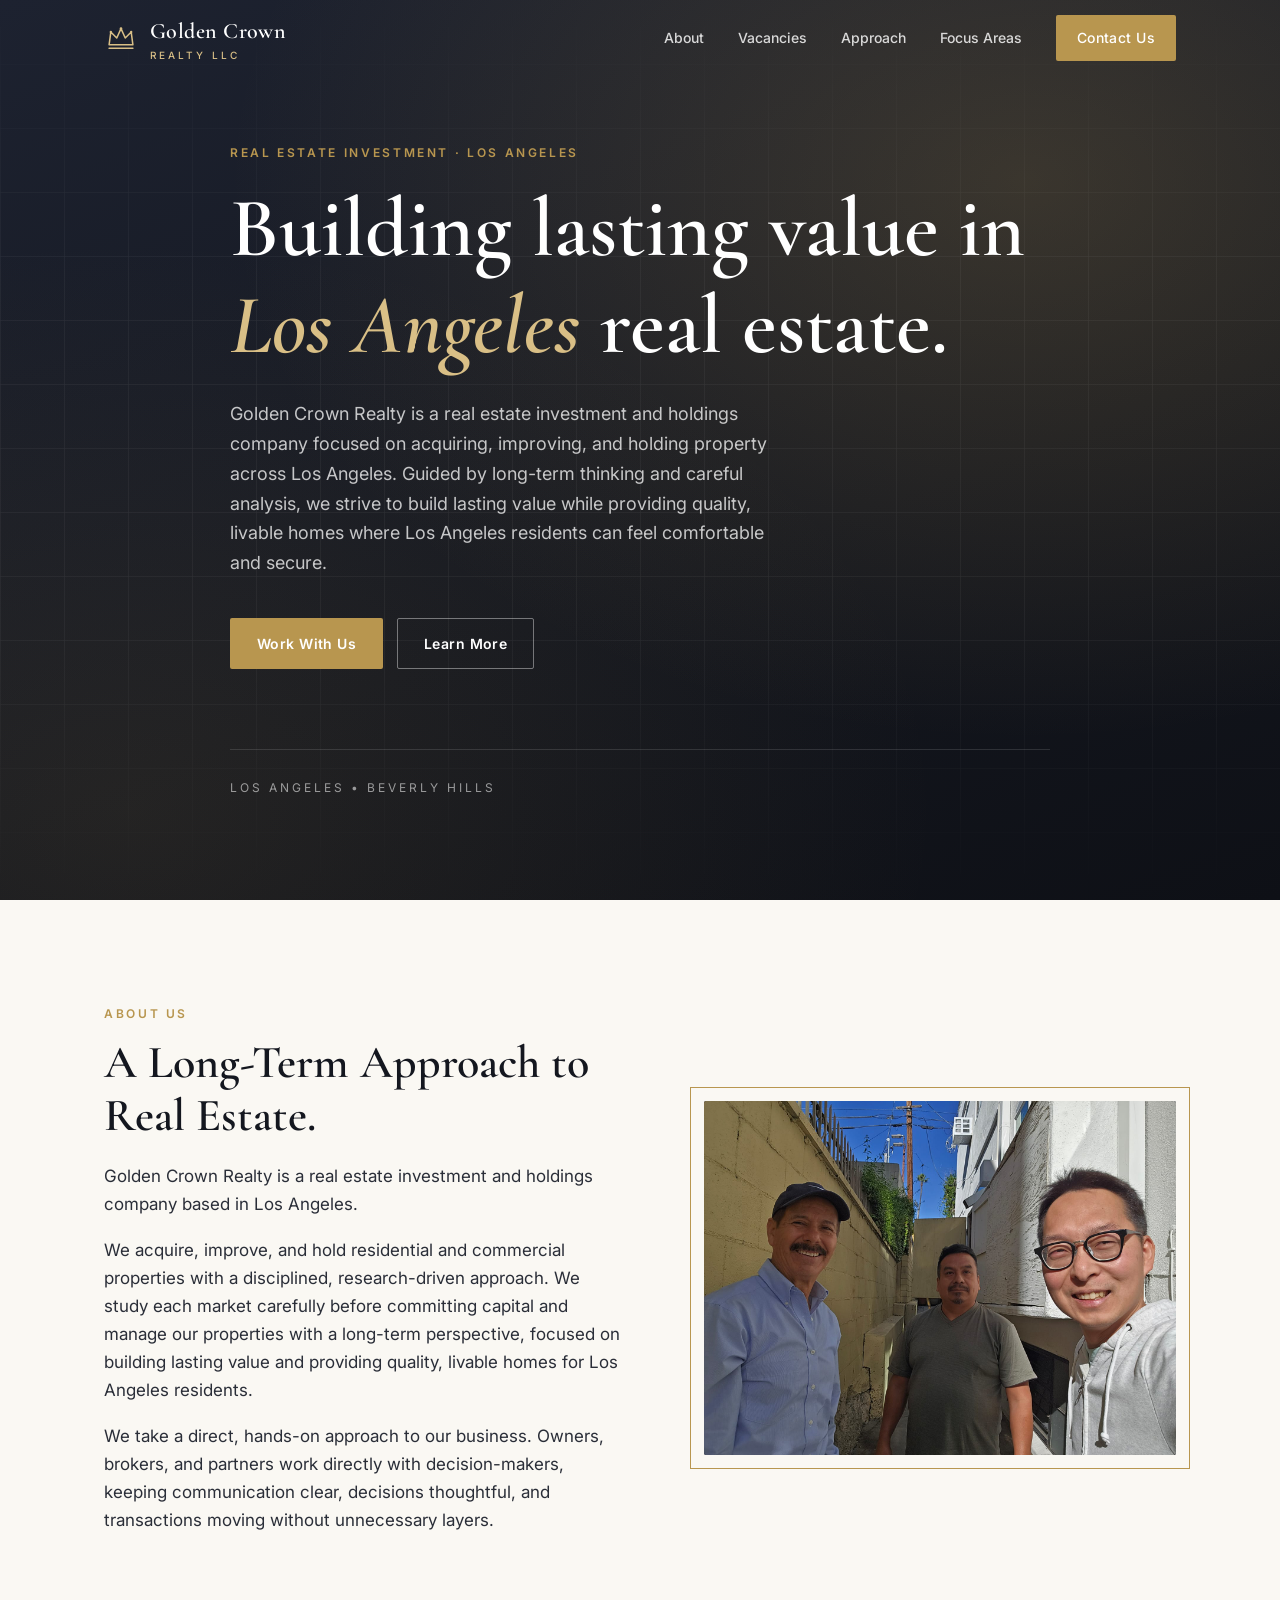
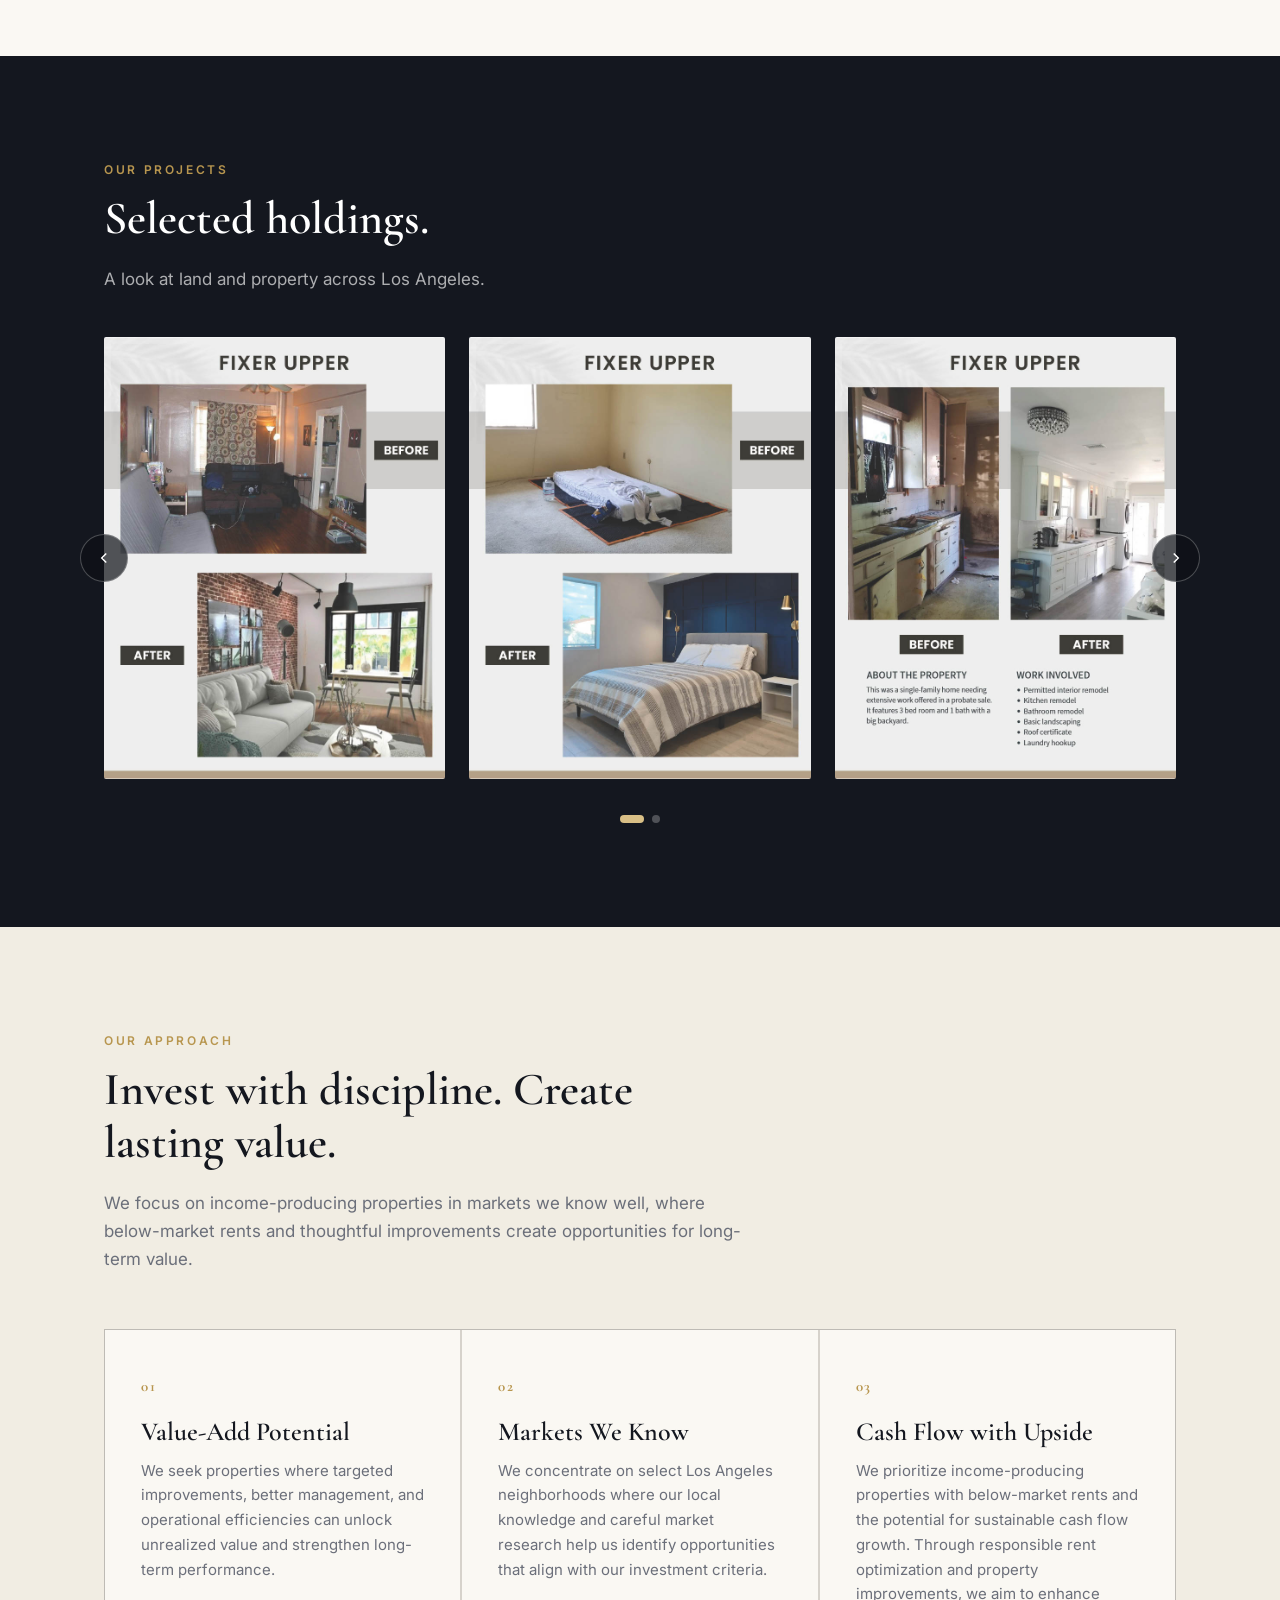
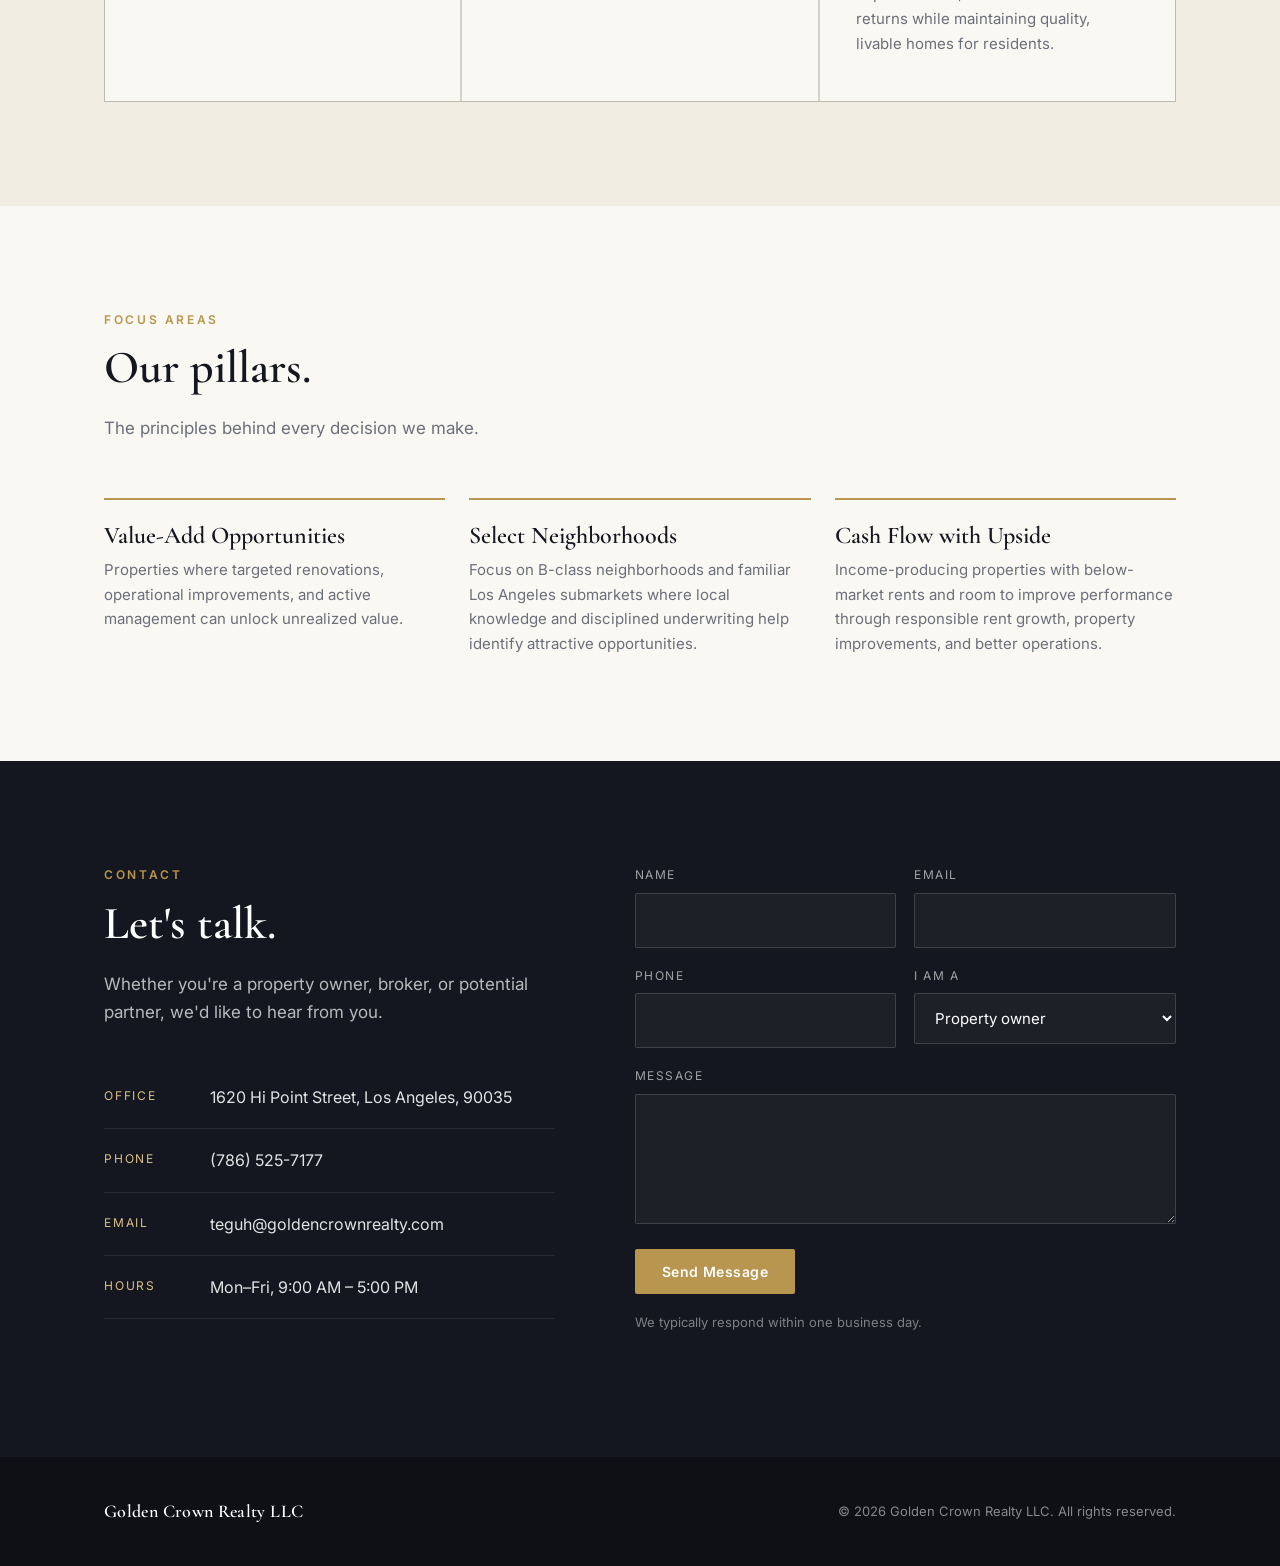
<file: index.html>
<!doctype html>
<html lang="en">
<head>
<meta charset="utf-8">
<meta name="viewport" content="width=device-width, initial-scale=1">
<title>Golden Crown Realty | Los Angeles Real Estate Investment</title>
<meta name="description" content="Golden Crown Realty LLC is a family-owned real estate investment and holdings company focused on Los Angeles land and property.">
<link rel="preconnect" href="https://fonts.googleapis.com">
<link rel="preconnect" href="https://fonts.gstatic.com" crossorigin>
<link href="https://fonts.googleapis.com/css2?family=Cormorant+Garamond:wght@500;600;700&family=Inter:wght@400;500;600&display=swap" rel="stylesheet">
<link rel="stylesheet" href="styles.css">
<link rel="icon" href="favicon.ico" sizes="any">
<link rel="icon" href="favicon.svg" type="image/svg+xml">
<link rel="apple-touch-icon" href="apple-touch-icon.png">
</head>
<body>

<!-- ================= HEADER ================= -->
<header id="top">
  <div class="wrap nav">
    <a href="#top" class="brand" aria-label="Golden Crown Realty home">
      <!-- Placeholder crown mark. Replace with the real logo (e.g. <img src="images/logo.svg">) -->
      <svg viewBox="0 0 40 40" fill="none" aria-hidden="true">
        <path d="M6 28 L8 13 L15 20 L20 9 L25 20 L32 13 L34 28 Z" stroke="#d9bf86" stroke-width="1.8" stroke-linejoin="round"/>
        <path d="M6 32 H34" stroke="#d9bf86" stroke-width="1.8" stroke-linecap="round"/>
        <circle cx="20" cy="9" r="1.6" fill="#d9bf86"/><circle cx="8" cy="13" r="1.4" fill="#d9bf86"/><circle cx="32" cy="13" r="1.4" fill="#d9bf86"/>
      </svg>
      <div class="brand-name">Golden Crown<span>Realty LLC</span></div>
    </a>
    <button class="menu-toggle" aria-label="Open menu" aria-expanded="false">
      <svg width="26" height="26" viewBox="0 0 24 24" fill="none" stroke="currentColor" stroke-width="1.8"><path d="M4 7h16M4 12h16M4 17h16"/></svg>
    </button>
    <nav class="links">
      <a href="#about">About</a>
      <a href="vacancies.html">Vacancies</a>
      <a href="#approach">Approach</a>
      <a href="#focus">Focus Areas</a>
      <a href="#contact" class="btn btn-gold">Contact Us</a>
    </nav>
  </div>
</header>

<!-- ================= HERO ================= -->
<section class="hero">
  <div class="hero-grid"></div>
  <div class="wrap">
    <div class="eyebrow">Real Estate Investment &middot; Los Angeles</div>
    <h1>Building lasting value in <em>Los Angeles</em> real estate.</h1>
    <p>Golden Crown Realty is a real estate investment and holdings company focused on acquiring, improving, and holding property across Los Angeles. Guided by long-term thinking and careful analysis, we strive to build lasting value while providing quality, 
      livable homes where Los Angeles residents can feel comfortable and secure.</p>
    <div class="hero-ctas">
      <a href="#contact" class="btn btn-gold">Work With Us</a>
      <a href="#about" class="btn btn-ghost">Learn More</a>
    </div>
    <div class="hero-areas">Los Angeles &bull; Beverly Hills</div>
  </div>
</section>

<!-- ================= ABOUT ================= -->
<section id="about">
  <div class="wrap about-grid">
    <div class="about-text reveal">
      <div class="eyebrow">About Us</div>
      <h2>A Long-Term Approach to Real Estate.</h2>
      <p>Golden Crown Realty is a real estate investment and holdings company based in Los Angeles.</p>
      <p>We acquire, improve, and hold residential and commercial properties with a disciplined, research-driven approach. We study each market carefully before committing capital and manage our properties with 
        a long-term perspective, focused on building lasting value and providing quality, livable homes for Los Angeles residents.</p>
      <p>We take a direct, hands-on approach to our business. Owners, brokers, and partners work directly with decision-makers, keeping communication clear, decisions thoughtful, and transactions moving without unnecessary layers.</p>
    </div>
    <div class="about-visual reveal"><img src="about_pic.jpg" alt="Golden Crown Realty About"></div>
  </div>
</section>

<!-- ================= PROJECTS CAROUSEL ================= -->
<!-- Photos only. Copy one <div class="proj-card"> block per photo, then uncomment its <img> line. -->
<section id="projects" class="projects">
  <div class="wrap">
    <div class="proj-head reveal">
      <div class="eyebrow">Our Projects</div>
      <h2>Selected holdings.</h2>
      <p>A look at land and property across Los Angeles.</p>
    </div>
    <div class="proj-stage">
      <button class="proj-arrow prev" data-dir="-1" aria-label="Previous photo"><svg width="18" height="18" viewBox="0 0 24 24" fill="none" stroke="currentColor" stroke-width="2"><path d="M15 18l-6-6 6-6"/></svg></button>
      <div class="proj-track">
      <div class="proj-card">
        <div class="proj-img">Photo 1
          <img src="proj1.jpg" alt="Golden Crown Realty project">
        </div>
      </div>
      <div class="proj-card">
        <div class="proj-img">Photo 2
          <img src="proj2.jpg" alt="Golden Crown Realty project">
        </div>
      </div>
      <div class="proj-card">
        <div class="proj-img">Photo 3
          <img src="proj3.jpg" alt="Golden Crown Realty project">
        </div>
      </div>
      <div class="proj-card">
        <div class="proj-img">Photo 4
         <img src="proj4.jpg" alt="Golden Crown Realty project">
        </div>
      </div>
      </div>
      <button class="proj-arrow next" data-dir="1" aria-label="Next photo"><svg width="18" height="18" viewBox="0 0 24 24" fill="none" stroke="currentColor" stroke-width="2"><path d="M9 18l6-6-6-6"/></svg></button>
    </div>
    <div class="proj-dots" aria-hidden="true"></div>
  </div>
</section>

<!-- ================= APPROACH ================= -->
<section id="approach" class="approach">
  <div class="wrap">
    <div class="section-head reveal">
      <div class="eyebrow">Our Approach</div>
      <h2>Invest with discipline. Create lasting value.</h2>
      <p>We focus on income-producing properties in markets we know well, where below-market rents and thoughtful improvements create opportunities for long-term value.</p>
    </div>
    <div class="cards">
      <div class="card reveal">
        <div class="card-num">01</div>
        <h3>Value-Add Potential</h3>
        <p>We seek properties where targeted improvements, better management, and operational efficiencies can unlock unrealized value and strengthen long-term performance.</p>
      </div>
      <div class="card reveal">
        <div class="card-num">02</div>
        <h3>Markets We Know</h3>
        <p>We concentrate on select Los Angeles neighborhoods where our local knowledge and careful market research help us identify opportunities that align with our investment criteria.</p>
      </div>
      <div class="card reveal">
        <div class="card-num">03</div>
        <h3>Cash Flow with Upside</h3>
        <p>We prioritize income-producing properties with below-market rents and the potential for sustainable cash flow growth. Through responsible rent optimization and property improvements, we aim to enhance returns while maintaining quality, livable homes for residents.</p>
      </div>
    </div>
  </div>
</section>

<!-- ================= FOCUS AREAS ================= -->
<section id="focus">
  <div class="wrap">
    <div class="section-head reveal">
      <div class="eyebrow">Focus Areas</div>
      <h2>Our pillars.</h2>
      <p>The principles behind every decision we make.</p>
    </div>
    <div class="areas-list">
      <div class="area reveal"><h3>⁠Value-Add Opportunities</h3><p>Properties where targeted renovations, operational improvements, and active management can unlock unrealized value.</p></div>
      <div class="area reveal"><h3>Select Neighborhoods</h3><p>Focus on B-class neighborhoods and familiar Los Angeles submarkets where local knowledge and disciplined underwriting help identify attractive opportunities.</p></div>
      <div class="area reveal"><h3>Cash Flow with Upside</h3><p>Income-producing properties with below-market rents and room to improve performance through responsible rent growth, property improvements, and better operations.</p></div>
    </div>
  </div>
</section>

<!-- ================= CONTACT ================= -->
<section id="contact" class="contact">
  <div class="wrap contact-grid">
    <div class="contact-info reveal">
      <div class="eyebrow">Contact</div>
      <h2>Let's talk.</h2>
      <p class="lead">Whether you're a property owner, broker, or potential partner, we'd like to hear from you.</p>
      <div class="info-row"><div class="k">Office</div><div class="v">1620 Hi Point Street, Los Angeles, 90035</div></div>
      <div class="info-row"><div class="k">Phone</div><div class="v">(786) 525-7177</div></div>
      <div class="info-row"><div class="k">Email</div><div class="v">teguh@goldencrownrealty.com</div></div>
      <div class="info-row"><div class="k">Hours</div><div class="v">Mon&ndash;Fri, 9:00 AM &ndash; 5:00 PM</div></div>
    </div>

    <!-- Contact form: submissions are sent by Formspree to the inbox set up on the Formspree account. -->
    <form class="reveal contact-form" action="https://formspree.io/f/mljgqpll" method="POST">
      <input type="hidden" name="_subject" value="New inquiry from goldencrownrealty.com">
      <input type="text" name="_gotcha" tabindex="-1" autocomplete="off" style="display:none">
      <div class="row-2">
        <div><label for="name">Name</label><input id="name" name="name" required></div>
        <div><label for="email">Email</label><input id="email" name="email" type="email" required></div>
      </div>
      <div class="row-2">
        <div><label for="phone">Phone</label><input id="phone" name="phone" type="tel"></div>
        <div>
          <label for="topic">I am a</label>
          <select id="topic" name="topic">
            <option>Property owner</option>
            <option>Broker / agent</option>
            <option>Investor / partner</option>
            <option>Other</option>
          </select>
        </div>
      </div>
      <div><label for="message">Message</label><textarea id="message" name="message" required></textarea></div>
      <button type="submit" class="btn btn-gold">Send Message</button>
      <p class="form-note">We typically respond within one business day.</p>
      <p class="form-status" role="status" aria-live="polite"></p>
    </form>
  </div>
</section>

<!-- ================= FOOTER ================= -->
<footer>
  <div class="wrap foot">
    <div class="brand-name" style="color:#fff">Golden Crown Realty LLC</div>
    <div>&copy; <span id="year">2026</span> Golden Crown Realty LLC. All rights reserved.</div>
  </div>
</footer>

<script src="script.js"></script>
</body>
</html>
</file>
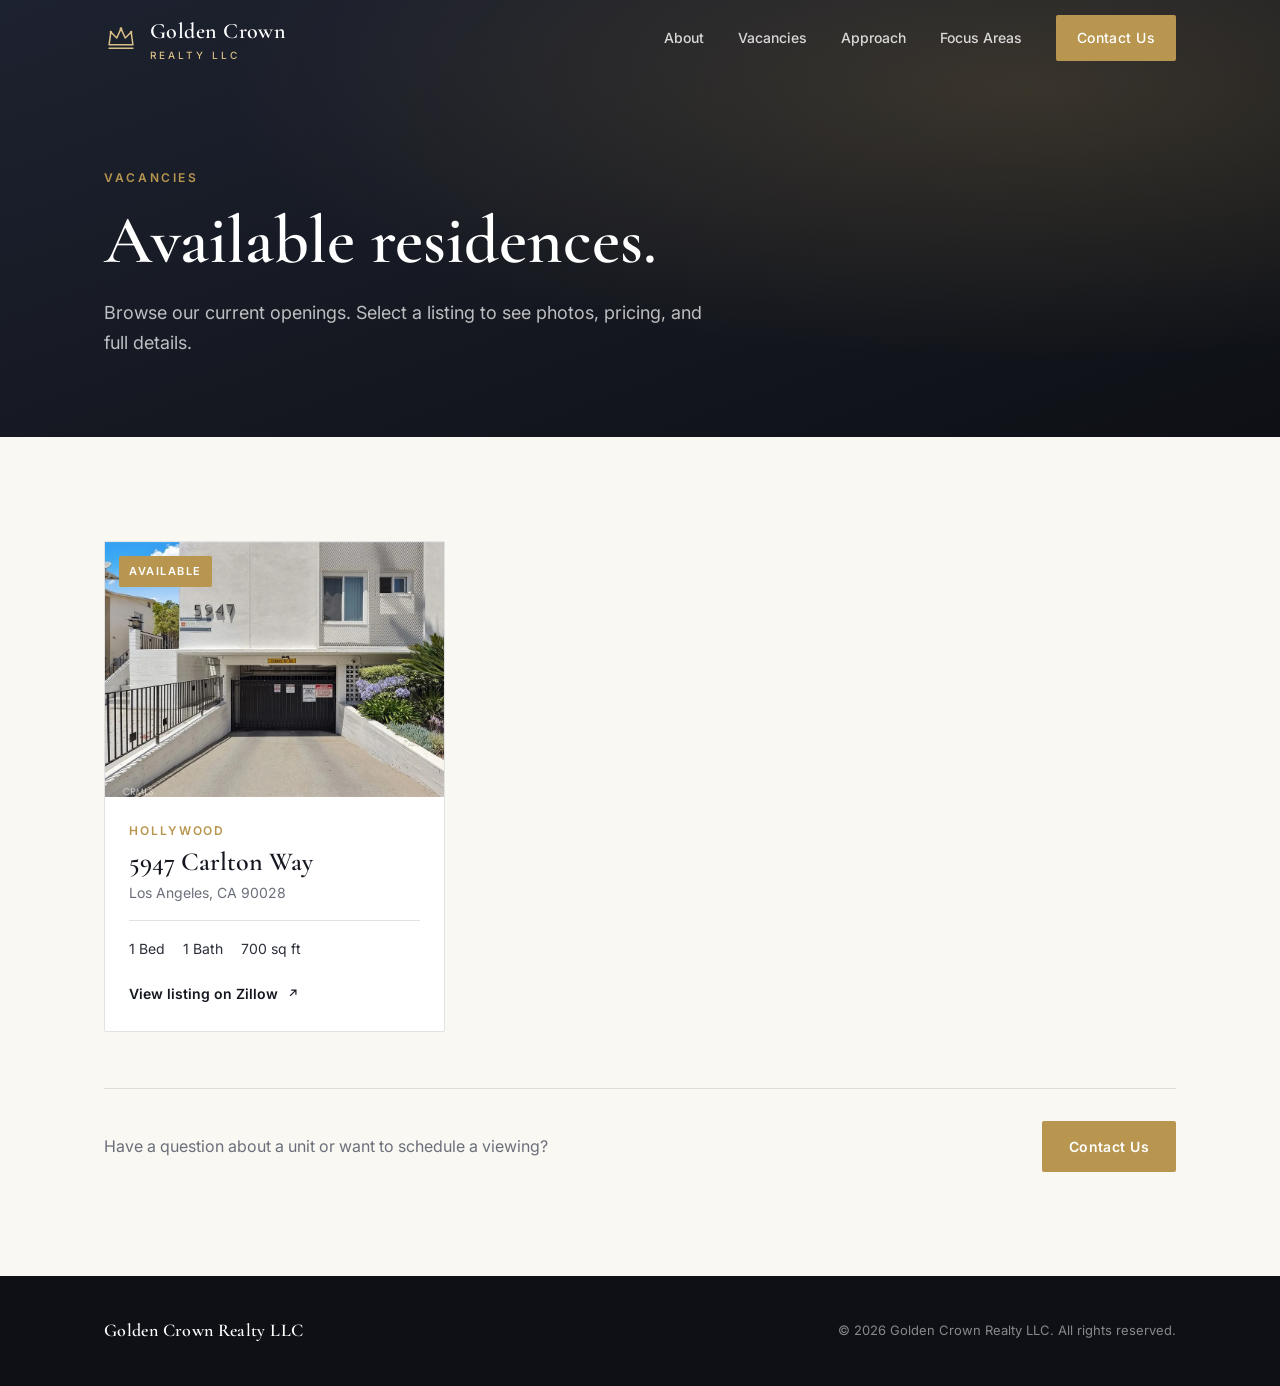
<file: vacancies.html>
<!doctype html>
<html lang="en">
<head>
<meta charset="utf-8">
<meta name="viewport" content="width=device-width, initial-scale=1">
<title>Vacancies | Golden Crown Realty</title>
<meta name="description" content="Current apartment vacancies from Golden Crown Realty in Los Angeles.">
<link rel="preconnect" href="https://fonts.googleapis.com">
<link rel="preconnect" href="https://fonts.gstatic.com" crossorigin>
<link href="https://fonts.googleapis.com/css2?family=Cormorant+Garamond:wght@500;600;700&family=Inter:wght@400;500;600&display=swap" rel="stylesheet">
<link rel="stylesheet" href="styles.css">
<link rel="icon" href="favicon.ico" sizes="any">
<link rel="icon" href="favicon.svg" type="image/svg+xml">
<link rel="apple-touch-icon" href="apple-touch-icon.png">
</head>
<body>

<!-- ================= HEADER ================= -->
<header id="top">
  <div class="wrap nav">
    <a href="index.html" class="brand" aria-label="Golden Crown Realty home">
      <!-- Placeholder crown mark. Replace with the real logo (e.g. <img src="images/logo.svg">) -->
      <svg viewBox="0 0 40 40" fill="none" aria-hidden="true">
        <path d="M6 28 L8 13 L15 20 L20 9 L25 20 L32 13 L34 28 Z" stroke="#d9bf86" stroke-width="1.8" stroke-linejoin="round"/>
        <path d="M6 32 H34" stroke="#d9bf86" stroke-width="1.8" stroke-linecap="round"/>
        <circle cx="20" cy="9" r="1.6" fill="#d9bf86"/><circle cx="8" cy="13" r="1.4" fill="#d9bf86"/><circle cx="32" cy="13" r="1.4" fill="#d9bf86"/>
      </svg>
      <div class="brand-name">Golden Crown<span>Realty LLC</span></div>
    </a>
    <button class="menu-toggle" aria-label="Open menu" aria-expanded="false">
      <svg width="26" height="26" viewBox="0 0 24 24" fill="none" stroke="currentColor" stroke-width="1.8"><path d="M4 7h16M4 12h16M4 17h16"/></svg>
    </button>
    <nav class="links">
      <a href="index.html#about">About</a>
      <a href="vacancies.html">Vacancies</a>
      <a href="index.html#approach">Approach</a>
      <a href="index.html#focus">Focus Areas</a>
      <a href="index.html#contact" class="btn btn-gold">Contact Us</a>
    </nav>
  </div>
</header>

<!-- ================= PAGE HERO ================= -->
<section class="page-hero">
  <div class="wrap">
    <div class="eyebrow">Vacancies</div>
    <h1>Available residences.</h1>
    <p>Browse our current openings. Select a listing to see photos, pricing, and full details.</p>
  </div>
</section>

<!-- ================= VACANCIES ================= -->
<!-- One <a class="vac-card"> per available unit. Each card links out to the full listing.
     To add a photo: put the file in the repo and uncomment the <img> line.
     When a unit is rented, delete its card. -->
<section id="vacancies">
  <div class="wrap">
    <div class="vac-grid">

      <a class="vac-card reveal" href="https://www.zillow.com/apartments/los-angeles-ca/5947-carlton-way/5YyKf6/" target="_blank" rel="noopener">
        <div class="vac-img">
          <img src="carlton.jpg" alt="5947 Carlton Way building entrance">
          <span class="vac-badge">Available</span>
        </div>
        <div class="vac-body">
          <div class="vac-hood">Hollywood</div>
          <h3>5947 Carlton Way</h3>
          <div class="vac-addr">Los Angeles, CA 90028</div>
          <div class="vac-specs"><span>1 Bed</span><span>1 Bath</span><span>700 sq ft</span></div>
          <span class="vac-link">View listing on Zillow
            <svg width="14" height="14" viewBox="0 0 24 24" fill="none" stroke="currentColor" stroke-width="2"><path d="M7 17L17 7M9 7h8v8"/></svg>
          </span>
        </div>
      </a>

    </div>
    <div class="vac-cta reveal">
      <p>Have a question about a unit or want to schedule a viewing?</p>
      <a href="index.html#contact" class="btn btn-gold">Contact Us</a>
    </div>
  </div>
</section>

<!-- ================= FOOTER ================= -->
<footer>
  <div class="wrap foot">
    <div class="brand-name" style="color:#fff">Golden Crown Realty LLC</div>
    <div>&copy; <span id="year">2026</span> Golden Crown Realty LLC. All rights reserved.</div>
  </div>
</footer>

<script src="script.js"></script>
</body>
</html>
</file>
<file: styles.css>
/* ============ Theme ============ */
  :root {
    --ink: #14171f;
    --ink-2: #1d2230;
    --paper: #faf8f3;
    --paper-2: #f1ede3;
    --text: #2a2e38;
    --muted: #6b6f7a;
    --gold: #b8964f;
    --gold-light: #d9bf86;
    --line: rgba(20, 23, 31, 0.12);
    --serif: "Cormorant Garamond", Georgia, serif;
    --sans: "Inter", system-ui, -apple-system, sans-serif;
    --max: 1120px;
  }
  * { box-sizing: border-box; margin: 0; padding: 0; }
  html { scroll-behavior: smooth; }
  body { font-family: var(--sans); color: var(--text); background: var(--paper); line-height: 1.65; -webkit-font-smoothing: antialiased; }
  a { color: inherit; text-decoration: none; }
  img { max-width: 100%; display: block; }
  .wrap { max-width: var(--max); margin: 0 auto; padding: 0 24px; }
  .eyebrow { font-size: 12px; letter-spacing: .22em; text-transform: uppercase; color: var(--gold); font-weight: 600; }
  h1, h2, h3 { font-family: var(--serif); font-weight: 600; line-height: 1.15; color: var(--ink); }
  h2 { font-size: clamp(32px, 4vw, 46px); margin: 12px 0 20px; }
  section { padding: 104px 0; }

  /* Placeholder marker: delete the class once real content is in */
  .ph { background: rgba(184, 150, 79, .16); outline: 1px dashed var(--gold); border-radius: 3px; padding: 0 4px; }

  /* ============ Header ============ */
  header { position: fixed; inset: 0 0 auto 0; z-index: 50; transition: background .3s, box-shadow .3s; }
  header.scrolled { background: rgba(20, 23, 31, .96); box-shadow: 0 1px 0 rgba(255,255,255,.06); }
  .nav { display: flex; align-items: center; justify-content: space-between; height: 76px; }
  .brand { display: flex; align-items: center; gap: 12px; color: #fff; }
  .brand svg { width: 34px; height: 34px; }
  .brand-name { font-family: var(--serif); font-size: 22px; font-weight: 600; letter-spacing: .02em; }
  .brand-name span { display: block; font-family: var(--sans); font-size: 10px; letter-spacing: .3em; text-transform: uppercase; color: var(--gold-light); font-weight: 500; margin-top: -2px; }
  .links { display: flex; gap: 34px; align-items: center; }
  .links a { color: rgba(255,255,255,.82); font-size: 14px; font-weight: 500; transition: color .2s; }
  .links a:hover { color: var(--gold-light); }
  .btn { display: inline-block; padding: 13px 26px; font-size: 14px; font-weight: 600; letter-spacing: .03em; border-radius: 2px; transition: all .2s; cursor: pointer; border: 1px solid transparent; font-family: var(--sans); }
  .btn-gold { background: var(--gold); color: #fff; }
  .btn-gold:hover { background: #a3833f; }
  .btn-ghost { border-color: rgba(255,255,255,.4); color: #fff; }
  .btn-ghost:hover { border-color: var(--gold-light); color: var(--gold-light); }
  .links .btn { padding: 10px 20px; color: #fff; }
  .menu-toggle { display: none; background: none; border: 0; color: #fff; cursor: pointer; }

  /* ============ Hero ============ */
  .hero {
    position: relative; min-height: 100vh; display: flex; align-items: center; color: #fff; padding: 140px 0 100px;
    background:
      radial-gradient(ellipse at 80% 20%, rgba(184,150,79,.22), transparent 55%),
      radial-gradient(ellipse at 10% 90%, rgba(184,150,79,.10), transparent 50%),
      linear-gradient(160deg, #1d2230 0%, #14171f 60%, #0e1016 100%);
    overflow: hidden;
  }
  /* Swap in a property photo later:
     .hero { background: linear-gradient(rgba(14,16,22,.7), rgba(14,16,22,.85)), url('images/hero.jpg') center/cover; } */
  .hero-grid { position: absolute; inset: 0; opacity: .07;
    background-image: linear-gradient(rgba(255,255,255,.6) 1px, transparent 1px), linear-gradient(90deg, rgba(255,255,255,.6) 1px, transparent 1px);
    background-size: 64px 64px; mask-image: linear-gradient(to bottom, transparent, #000 30%, #000 70%, transparent); }
  .hero .wrap { position: relative; }
  .hero h1 { color: #fff; font-size: clamp(44px, 7vw, 84px); max-width: 820px; margin: 18px 0 26px; font-weight: 600; }
  .hero h1 em { font-style: italic; color: var(--gold-light); }
  .hero p { font-size: 18px; max-width: 560px; color: rgba(255,255,255,.75); margin-bottom: 40px; }
  .hero-ctas { display: flex; gap: 14px; flex-wrap: wrap; }
  .hero-areas { margin-top: 80px; padding-top: 28px; border-top: 1px solid rgba(255,255,255,.12); font-size: 12px; letter-spacing: .25em; text-transform: uppercase; color: rgba(255,255,255,.55); }

  /* ============ About ============ */
  .about-grid { display: grid; grid-template-columns: 1.1fr 1fr; gap: 80px; align-items: center; }
  .about-text p { margin-bottom: 18px; font-size: 17px; }
  .about-visual { position: relative; aspect-ratio: 4/3; background: linear-gradient(150deg, var(--ink-2), var(--ink)); border-radius: 2px; display: flex; align-items: center; justify-content: center; color: rgba(255,255,255,.4); font-size: 13px; letter-spacing: .15em; text-transform: uppercase; text-align: center; padding: 24px; }
  #about { overflow-x: clip; }
  .about-visual::after { content: ""; position: absolute; inset: -14px; border: 1px solid var(--gold); z-index: -1; }
  .about-visual img { position: absolute; inset: 0; width: 100%; height: 100%; object-fit: cover; border-radius: 2px; }

/* ============ Projects carousel ============ */
  .projects { background: var(--ink); color: #fff; }
  .proj-stage { position: relative; }
  .projects h2 { color: #fff; }
  .proj-head { margin-bottom: 44px; }
  .proj-head p { color: rgba(255,255,255,.65); font-size: 17px; max-width: 520px; }
  .proj-arrow { position: absolute; top: 50%; transform: translateY(-50%); z-index: 2; width: 48px; height: 48px; border-radius: 50%; border: 1px solid rgba(255,255,255,.25); background: rgba(14,16,22,.7); color: #fff; cursor: pointer; display: flex; align-items: center; justify-content: center; transition: all .2s; }
  .proj-arrow.prev { left: -24px; }
  .proj-arrow.next { right: -24px; }
  .proj-arrow:hover { border-color: var(--gold-light); color: var(--gold-light); }
  .proj-track { display: flex; gap: 24px; overflow-x: auto; scroll-snap-type: x mandatory; scroll-behavior: smooth; scrollbar-width: none; -webkit-overflow-scrolling: touch; }
  .proj-track::-webkit-scrollbar { display: none; }
  .proj-card { flex: 0 0 calc((100% - 48px) / 3); scroll-snap-align: start; }
  .proj-img { position: relative; aspect-ratio: 790/1024; border-radius: 2px; overflow: hidden; background: linear-gradient(150deg, #262c3c, #1a1e29); display: flex; align-items: center; justify-content: center; color: rgba(255,255,255,.35); font-size: 12px; letter-spacing: .15em; text-transform: uppercase; }
  .proj-img img { position: absolute; inset: 0; width: 100%; height: 100%; object-fit: cover; transition: transform .6s ease; }
  .proj-card:hover .proj-img img { transform: scale(1.04); }
  .proj-dots { display: flex; justify-content: center; gap: 8px; margin-top: 36px; }
  .proj-dot { width: 8px; height: 8px; border-radius: 50%; border: 0; background: rgba(255,255,255,.25); cursor: pointer; padding: 0; transition: all .25s; }
  .proj-dot.active { background: var(--gold-light); width: 24px; border-radius: 4px; }

  /* ============ Sub-page hero ============ */
  .page-hero { color: #fff; padding: 168px 0 80px;
    background: radial-gradient(ellipse at 80% 20%, rgba(184,150,79,.22), transparent 55%), linear-gradient(160deg, #1d2230 0%, #14171f 60%, #0e1016 100%); }
  .page-hero h1 { color: #fff; font-size: clamp(40px, 6vw, 68px); margin: 14px 0 18px; }
  .page-hero p { color: rgba(255,255,255,.72); font-size: 18px; max-width: 600px; }
  .vac-cta { margin-top: 56px; padding-top: 32px; border-top: 1px solid var(--line); display: flex; flex-wrap: wrap; gap: 16px 28px; align-items: center; justify-content: space-between; }
  .vac-cta p { color: var(--muted); font-size: 16px; }

  /* ============ Vacancies ============ */
  .vac-grid { display: grid; grid-template-columns: repeat(3, 1fr); gap: 24px; }
  .vac-card { display: flex; flex-direction: column; background: #fff; border: 1px solid var(--line); border-radius: 2px; overflow: hidden; transition: transform .25s, box-shadow .25s; }
  .vac-card:hover { transform: translateY(-4px); box-shadow: 0 14px 34px rgba(20,23,31,.10); }
  .vac-img { position: relative; aspect-ratio: 4/3; background: linear-gradient(150deg, var(--ink-2), var(--ink)); }
  .vac-img img { position: absolute; inset: 0; width: 100%; height: 100%; object-fit: cover; }
  .vac-badge { position: absolute; top: 14px; left: 14px; background: var(--gold); color: #fff; font-size: 11px; font-weight: 600; letter-spacing: .14em; text-transform: uppercase; padding: 6px 10px; border-radius: 2px; }
  .vac-body { padding: 24px 24px 26px; display: flex; flex-direction: column; flex: 1; }
  .vac-hood { font-size: 12px; letter-spacing: .16em; text-transform: uppercase; color: var(--gold); font-weight: 600; }
  .vac-body h3 { font-size: 26px; margin: 6px 0 4px; }
  .vac-addr { color: var(--muted); font-size: 14px; }
  .vac-specs { display: flex; flex-wrap: wrap; gap: 8px 18px; margin: 16px 0 22px; padding-top: 16px; border-top: 1px solid var(--line); font-size: 14px; color: var(--text); }
  .vac-link { margin-top: auto; display: inline-flex; align-items: center; gap: 8px; font-size: 14px; font-weight: 600; color: var(--ink); }
  .vac-link svg { transition: transform .2s; }
  .vac-card:hover .vac-link { color: var(--gold); }
  .vac-card:hover .vac-link svg { transform: translate(2px,-2px); }

  /* ============ Approach ============ */
  .approach { background: var(--paper-2); }
  .section-head { max-width: 640px; margin-bottom: 56px; }
  .section-head p { color: var(--muted); font-size: 17px; }
  .cards { display: grid; grid-template-columns: repeat(3, 1fr); gap: 2px; background: var(--line); border: 1px solid var(--line); }
  .card { background: var(--paper); padding: 44px 36px; transition: background .25s; }
  .card:hover { background: #fff; }
  .card-num { font-family: var(--serif); font-size: 15px; color: var(--gold); font-weight: 700; letter-spacing: .1em; }
  .card h3 { font-size: 26px; margin: 18px 0 12px; }
  .card p { color: var(--muted); font-size: 15px; }

  /* ============ Areas ============ */
  .areas-list { display: grid; grid-template-columns: repeat(3, 1fr); gap: 24px; }
  .area { border-top: 2px solid var(--gold); padding-top: 22px; }
  .area h3 { font-size: 24px; margin-bottom: 8px; }
  .area p { color: var(--muted); font-size: 15px; }

  /* ============ Contact ============ */
  .contact { background: var(--ink); color: #fff; }
  .contact h2 { color: #fff; }
  .contact-grid { display: grid; grid-template-columns: 1fr 1.2fr; gap: 80px; }
  .contact-info p.lead { color: rgba(255,255,255,.7); font-size: 17px; margin-bottom: 40px; }
  .info-row { display: flex; gap: 16px; padding: 18px 0; border-bottom: 1px solid rgba(255,255,255,.08); }
  .info-row .k { width: 90px; flex-shrink: 0; font-size: 12px; letter-spacing: .15em; text-transform: uppercase; color: var(--gold-light); padding-top: 2px; }
  .info-row .v { color: rgba(255,255,255,.88); }
  .contact .ph { background: rgba(217,191,134,.14); outline-color: var(--gold-light); }
  form { display: grid; gap: 18px; }
  .row-2 { display: grid; grid-template-columns: 1fr 1fr; gap: 18px; }
  label { display: block; font-size: 12px; letter-spacing: .12em; text-transform: uppercase; color: rgba(255,255,255,.6); margin-bottom: 8px; }
  input, select, textarea { width: 100%; background: rgba(255,255,255,.04); border: 1px solid rgba(255,255,255,.15); color: #fff; padding: 14px 16px; font: inherit; font-size: 15px; border-radius: 2px; transition: border-color .2s; }
  select option { color: var(--ink); }
  input:focus, select:focus, textarea:focus { outline: none; border-color: var(--gold-light); }
  textarea { min-height: 130px; resize: vertical; }
  form .btn { justify-self: start; }
  .form-status { font-size: 15px; color: var(--gold-light); min-height: 1px; }
  .form-status.error { color: #f0a3a3; }
  .form-sent { padding: 40px 0; }
  .form-sent h3 { color: #fff; font-size: 30px; margin-bottom: 10px; }
  .form-sent p { color: rgba(255,255,255,.7); }
  .form-note { font-size: 13px; color: rgba(255,255,255,.45); }

  /* ============ Footer ============ */
  footer { background: #0e1016; color: rgba(255,255,255,.5); padding: 40px 0; font-size: 13px; }
  .foot { display: flex; justify-content: space-between; gap: 20px; flex-wrap: wrap; align-items: center; }
  .foot .brand-name { font-size: 18px; }

  /* ============ Reveal animation ============ */
  .reveal { opacity: 0; transform: translateY(24px); transition: opacity .8s ease, transform .8s ease; }
  .reveal.in { opacity: 1; transform: none; }
  @media (prefers-reduced-motion: reduce) { .reveal { opacity: 1; transform: none; transition: none; } html { scroll-behavior: auto; } }

  /* ============ Responsive ============ */
  @media (max-width: 900px) {
    section { padding: 80px 0; }
    .about-grid, .contact-grid { grid-template-columns: 1fr; gap: 56px; }
    .cards, .areas-list { grid-template-columns: 1fr; }
    .vac-grid { grid-template-columns: repeat(2, 1fr); }
    .proj-card { flex-basis: calc((100% - 24px) / 2); }
    .menu-toggle { display: block; }
    .links { position: fixed; inset: 76px 0 auto 0; background: var(--ink); flex-direction: column; gap: 0; padding: 12px 24px 28px; display: none; }
    .links.open { display: flex; }
    .links a { padding: 14px 0; width: 100%; border-bottom: 1px solid rgba(255,255,255,.06); }
    .links .btn { margin-top: 16px; text-align: center; border: 0; }
  }
  @media (max-width: 560px) {
    .wrap { padding: 0 16px; }
    .row-2 { grid-template-columns: 1fr; }
    .proj-card { flex-basis: 85%; }
    .vac-grid { grid-template-columns: 1fr; }
    .proj-arrow { display: none; }
  }
</file>
